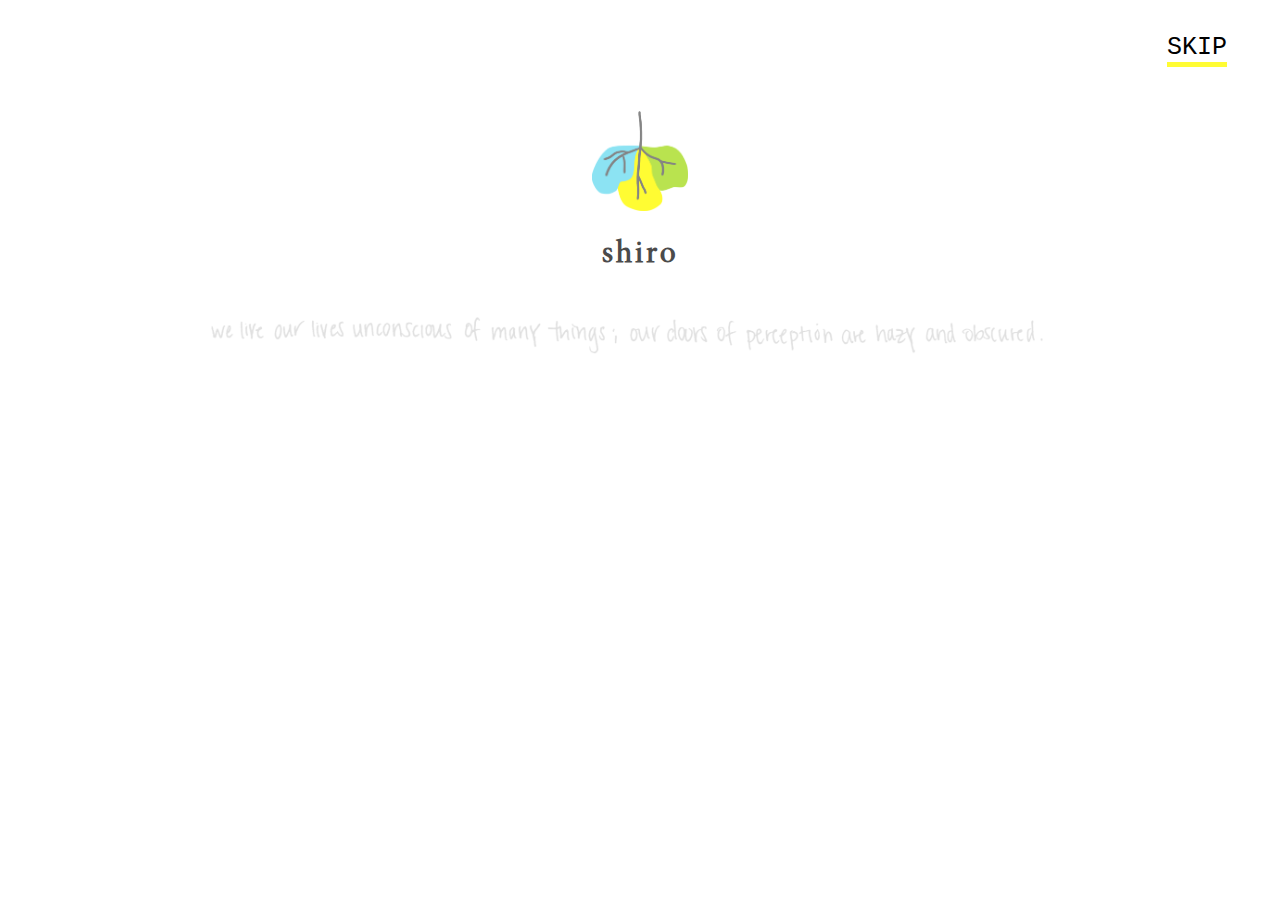
<file: index.html>
<!doctype html>

<html lang="en">

<head>

<!-- Global site tag (gtag.js) - Google Analytics -->
<script async src="https://www.googletagmanager.com/gtag/js?id=UA-144246863-1"></script>
<script>
  window.dataLayer = window.dataLayer || [];
  function gtag(){dataLayer.push(arguments);}
  gtag('js', new Date());

  gtag('config', 'UA-144246863-1');
</script>


  <meta charset="utf-8">

  <title>About</title>
  <meta name="description" content="Intro to Shiro">
  <meta name="author" content="Shiro">

  <link rel="stylesheet" href="about.css">

</head>
<style>
h1 {
  font-family: "minion";
   letter-spacing: 3px;
   color: rgb(75, 75, 75);
}

.myButton {
	-moz-box-shadow:inset 0px 1px 0px 0px #ffffff;
	-webkit-box-shadow:inset 0px 1px 0px 0px #ffffff;
	box-shadow:inset 0px 1px 0px 0px #ffffff;
	/* background:-webkit-gradient(linear, left top, left bottom, color-stop(0.05, #ffffff), color-stop(1, #f6f6f6));
	background:-moz-linear-gradient(top, #ffffff 5%, #f6f6f6 100%);
	background:-webkit-linear-gradient(top, #ffffff 5%, #f6f6f6 100%);
	background:-o-linear-gradient(top, #ffffff 5%, #f6f6f6 100%);
	background:-ms-linear-gradient(top, #ffffff 5%, #f6f6f6 100%);
	background:linear-gradient(to bottom, #ffffff 5%, #f6f6f6 100%); */
	filter:progid:DXImageTransform.Microsoft.gradient(startColorstr='#ffffff', endColorstr='#f6f6f6',GradientType=0);
	background-color:#ffffff;
	-moz-border-radius:6px;
	-webkit-border-radius:6px;
	border-radius:15px;
	border:1px solid #dcdcdc;
	display:inline-block;
	cursor:pointer;
	color:black;
	font-family: 'Courier New', Courier, monospace;
	font-size:24px;
	padding:20px 60px;
	text-decoration:none;
	text-shadow:0px 1px 0px #ffffff;
}
.myButton:hover {
	/* background:-webkit-gradient(linear, left top, left bottom, color-stop(0.05, #f6f6f6), color-stop(1, #ffffff));
	background:-moz-linear-gradient(top, #f6f6f6 5%, #ffffff 100%);
	background:-webkit-linear-gradient(top, #f6f6f6 5%, #ffffff 100%);
	background:-o-linear-gradient(top, #f6f6f6 5%, #ffffff 100%);
	background:-ms-linear-gradient(top, #f6f6f6 5%, #ffffff 100%);
	background:linear-gradient(to bottom, #f6f6f6 5%, #ffffff 100%); */
	filter:progid:DXImageTransform.Microsoft.gradient(startColorstr='#f6f6f6', endColorstr='#ffffff',GradientType=0);
	background-color:#f6f6f6;
}
.myButton:active {
	position:relative;
	top:1px;
}

#top {
    height: 10%;
    border-bottom: 1px solid white;
    text-align:right;
}

a.close {
  font-size: 25px;
  font-family: 'Courier New', Courier, monospace;
  font-weight: 400;
  font-style:normal;
  color: black;
  display: inline-block;
  margin-right: 20px;
  padding-top: 0px;
  border-bottom: 5px solid #FFFC33;
  text-decoration: none;
}
a.close:hover {
  font-size: 25px;
  font-family: 'Courier New', Courier, monospace;
  color: black;
  display: inline-block;
  margin-right: 20px;
  padding-top: 0px;
  border-bottom: 5px solid #BBBBBB;
  text-decoration: none;
}
.topbtn {
    padding: 25px;
    height: 10%;
}



</style>

<body>
<div id="top" class="row">
          <div class="topbtn col-sm-2 offset-sm-10"><a id="skip" class = "close" href = "#">SKIP</a></div>
      </div>
<div style = "text-align: center">
<br>
<img src="logo.png" style = "max-height:100px;display: inline-block">
<br>
<h1>shiro</h1>
<img src="Animation_1.png" style = "max-height:70px;display: none" id = "img1">
<br>
<img src="Animation_2.png" style = "max-height:49px;display: none" id="img2">
<br>
<img src="Animation_2.5.png" style = "max-height:49px;display: none" id = "img25">
<br>
<img src="Animation_3.png" style = "max-height:49px;display: none" id = "img3">
<br>
<br>
<br>
<a href="vis/index.html" class="myButton" style = "display:none" id="explorebutton">start exploring</a>
<br>
<br>

</div>

</body>
<script src="https://ajax.googleapis.com/ajax/libs/jquery/3.4.0/jquery.min.js"></script>

<script>
function sleep (time) {
  return new Promise((resolve) => setTimeout(resolve, time));
}

$('#skip').click(function(e) {
    $('#img1').stop(true, true);
    $('#img2').stop(true, true);
    $('#img25').stop(true, true);
    $('#img3').stop(true, true);
    $('#explorebutton').stop(true, true);

});


$("#img1").fadeIn(3000, function (){
    $("#img2").fadeIn(3000, function (){
        $("#img25").fadeIn(3000, function (){
            $("#img3").fadeIn(3000, function (){
                $("#explorebutton").fadeIn(1000, function (){
});
})
})
})
})
</script>

</html>
</file>
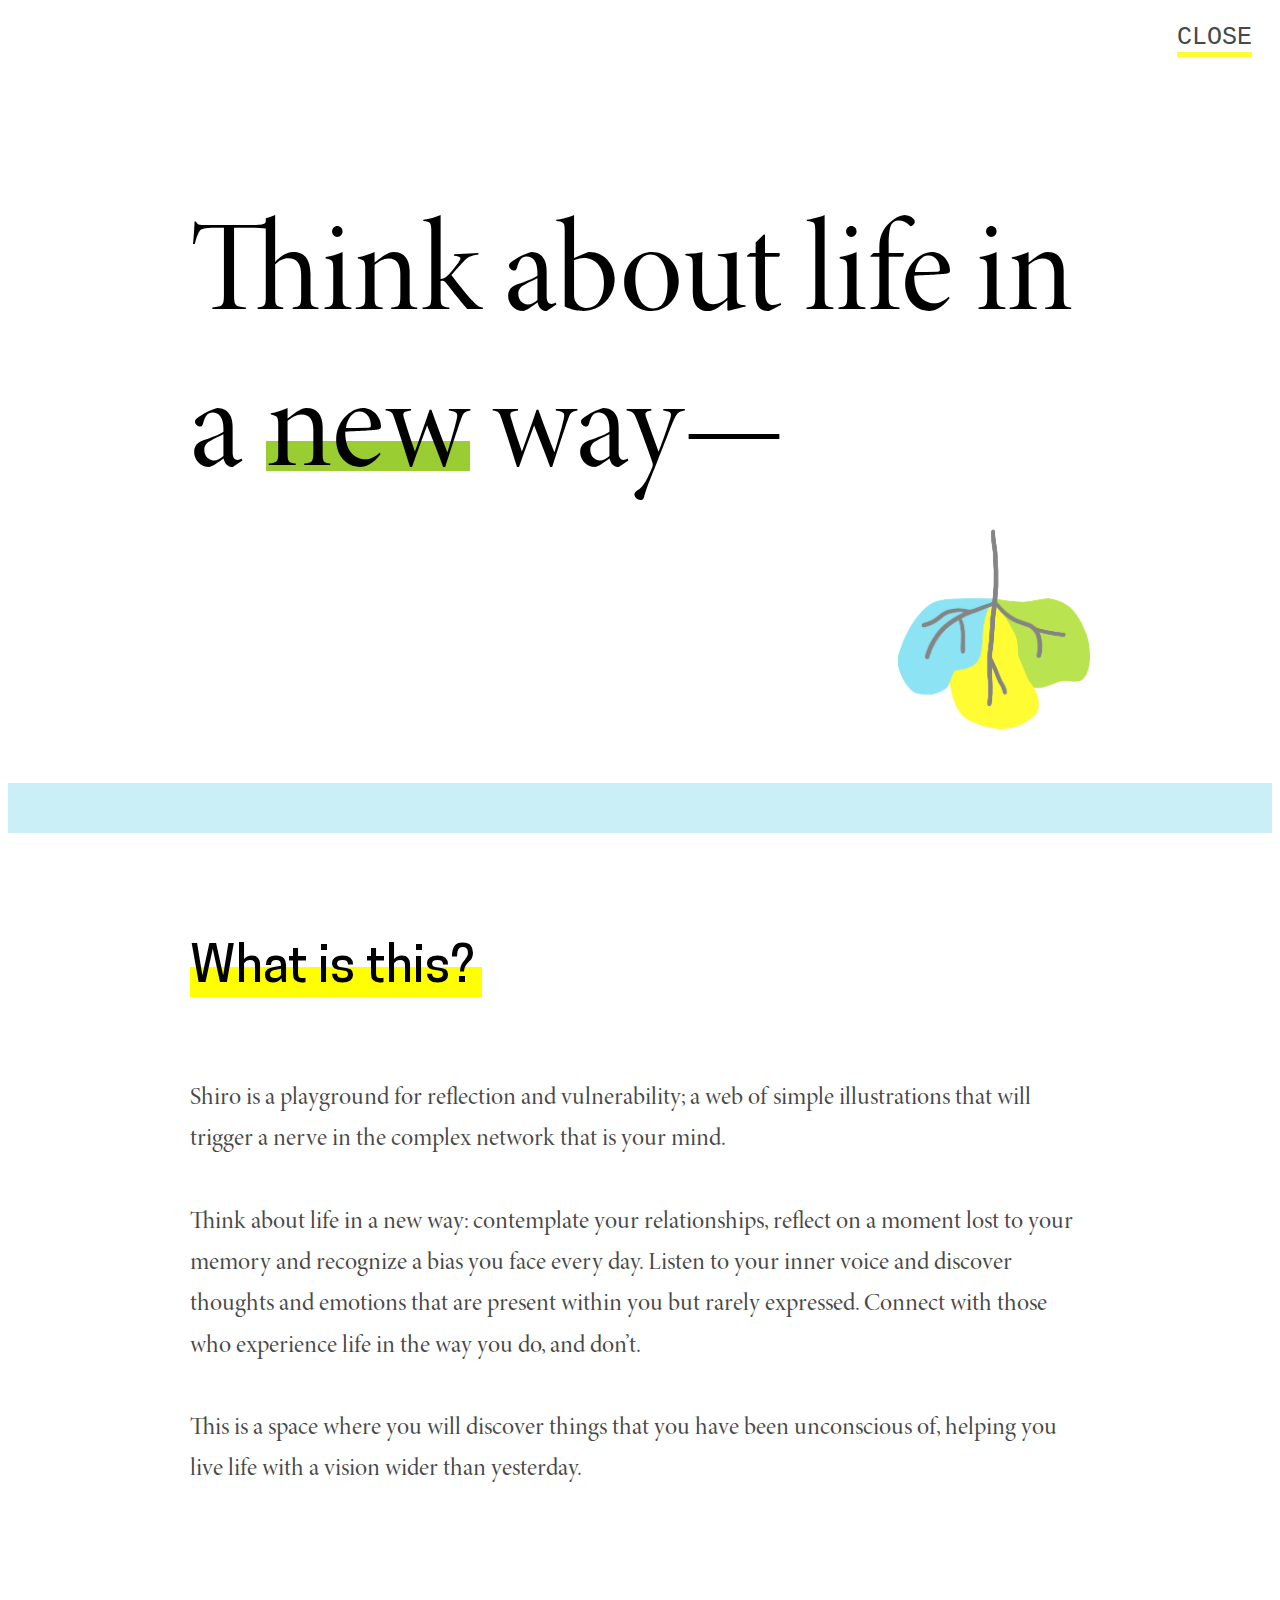
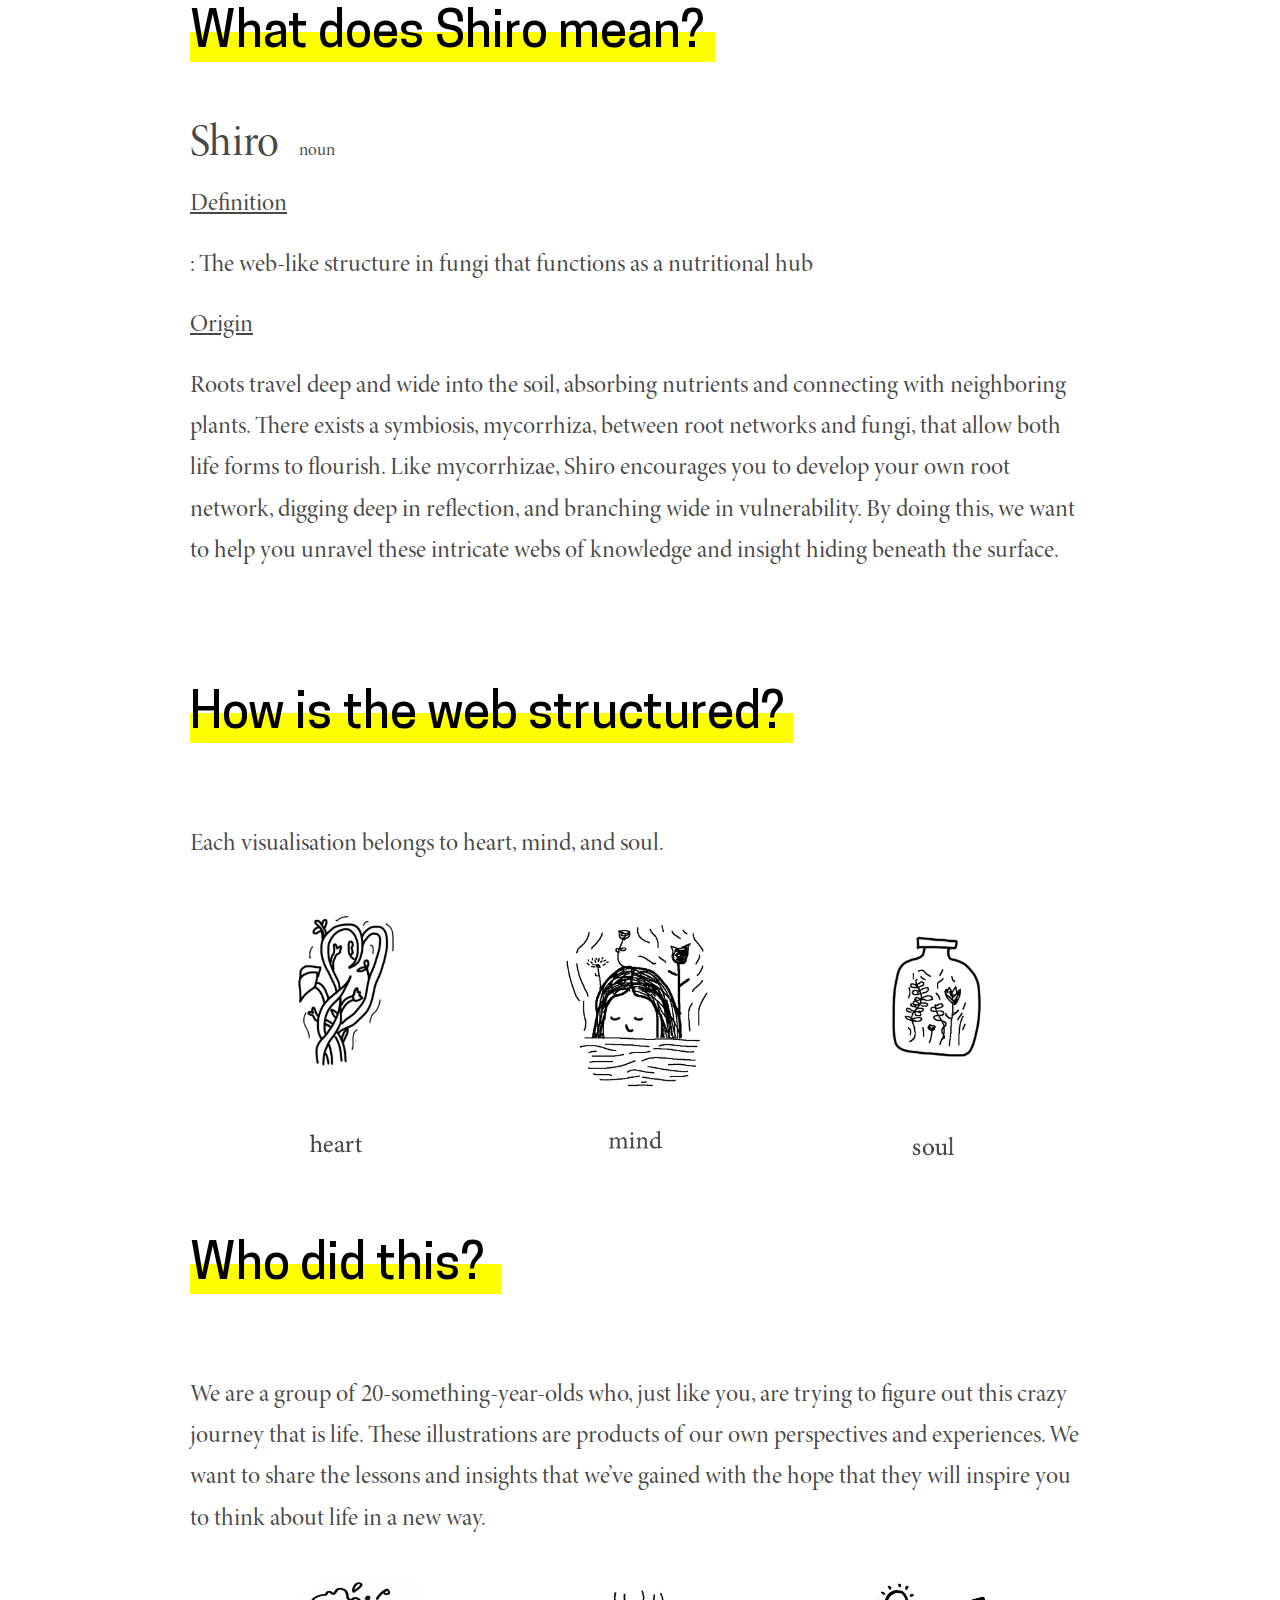
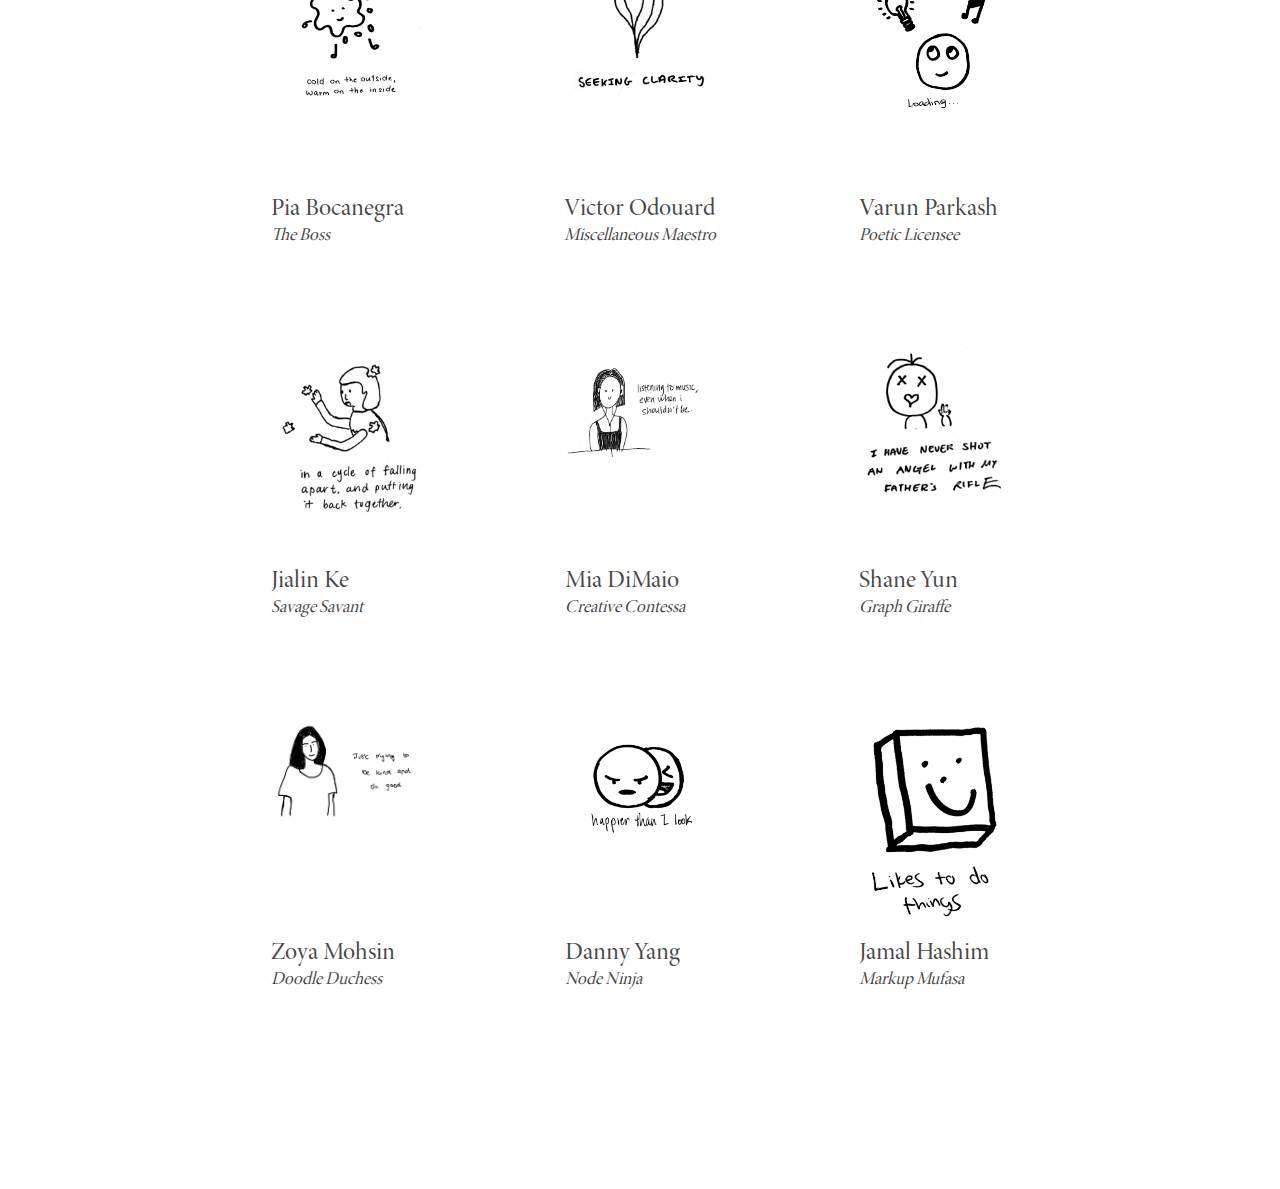
<file: about.html>
<!doctype html>

<html lang="en">

<head>
    <!-- Global site tag (gtag.js) - Google Analytics -->
    <script async src="https://www.googletagmanager.com/gtag/js?id=UA-144246863-1"></script>
    <script>
        window.dataLayer = window.dataLayer || [];

        function gtag() {
            dataLayer.push(arguments);
        }
        gtag('js', new Date());

        gtag('config', 'UA-144246863-1');
    </script>


    <meta charset="utf-8">

    <title>About</title>
    <meta name="description" content="About Shiro">
    <meta name="author" content="Shiro">

    <link rel="stylesheet" href="about.css">

</head>

<body>




    <div style="text-align:right ">
        <!-- <span class="unselectable close_border" style="z-index:-1;position: absolute;display:inline-block;font-size: 25px;color: rgba(0, 0, 0, 0)">iiiiiiiiiii</span>-->
        <a href="vis/index.html"><span class="close">CLOSE<span></a>
    </div>
    <br>
    <br>
    <br>
    <br>
    <br>
    <br>
    <br>
    <br>
    <div>
        <div style="max-width: 900px; display: block; margin:auto;">
            <p class="main-header">Think about life in a <span style="display: inline-block;position: relative">
        <span class = "unselectable" style = "z-index:-1;position: absolute;display:inline-block;font-size: 70px;color: rgba(0, 0, 0, 0);border-bottom: 30px solid yellowgreen">iiiiiiiiiiii</span>new</span> way—
                <p>

                    <div style="text-align: right">
                        <img src="logo.png" style="height: 200px;" />
                    </div>
        </div>
        <div style="height: 50px;background: #CAEFF6; margin-top: 50px"></div>

        <div style="max-width: 900px; display: block; margin:auto;">
            <br>
            <!-- <p class="main-body-text">
        Think about life in a new way: contemplate your relationships,
        reflect on a moment lost to your memory and recognize a bias you face every day.
        Listen to your inner voice and discover thoughts and emotions that are present within you but rarely expressed.
        Connect with those who experience life in the way you do, and don’t.
      </p> -->
            <br>
            <br>
            <span class="unselectable" style="z-index:-1;position: absolute;display:inline-block;font-size: 70px;color: rgba(0, 0, 0, 0);border-bottom: 30px solid yellow">iiiiiiiiiiiiiii</span>
            <p class="main-body-header">What is this?</p>
            <p class="main-body-text">Shiro is a playground for reflection and vulnerability; a web of simple illustrations that will trigger a nerve in the complex network that is your mind.
                <br>
                <br> Think about life in a new way: contemplate your relationships, reflect on a moment lost to your memory and recognize a bias you face every day. Listen to your inner voice and discover thoughts and emotions that are present within
                you but rarely expressed. Connect with those who experience life in the way you do, and don’t.
                <br>
                <br> This is a space where you will discover things that you have been unconscious of, helping you live life with a vision wider than yesterday.
            </p>
            <br>
            <br>
            <span class="unselectable" style="z-index:-1;position: absolute;display:inline-block;font-size: 70px;color: rgba(0, 0, 0, 0);border-bottom: 30px solid yellow">iiiiiiiiiiiiiiiiiiiiiiiiiii</span>
            <p class="main-body-header">What does Shiro mean?</p>
            <br>
            <span style="font-size: 45px;color: #484848; font-family: 'minion'">Shiro &nbsp;</span>
            <span style="font-size: 18px;color: #484848; font-family: 'minion'">noun</span>

            <br>
            <br>
            <span style="font-size: 25px; color: #484848; font-family: 'minion'"><u>Definition</u></span>
            <br>
            <p class="main-body-text">: The web-like structure in fungi that functions as a nutritional hub</p>

            <span style="font-size: 25px; color: #484848; font-family: 'minion'"><u>Origin</u></span>
            <br>
            <p class="main-body-text">Roots travel deep and wide into the soil, absorbing nutrients and connecting with neighboring plants. There exists a symbiosis, mycorrhiza, between root networks and fungi, that allow both life forms to flourish. Like mycorrhizae, Shiro encourages
                you to develop your own root network, digging deep in reflection, and branching wide in vulnerability. By doing this, we want to help you unravel these intricate webs of knowledge and insight hiding beneath the surface.
            </p>

            <br>
            <br>
            <span class="unselectable" style="z-index:-1;position: absolute;display:inline-block;font-size: 70px;color: rgba(0, 0, 0, 0);border-bottom: 30px solid yellow">iiiiiiiiiiiiiiiiiiiiiiiiiiiiiii</span>
            <p class="main-body-header">How is the web structured?</p>
            <p class="main-body-text">Each visualisation belongs to heart, mind, and soul.</p>

            <div class="parts-grid">

                <img src="heart.png" style="max-width: 150px" />
                <img src="mind.png" style="max-width: 190px" />
                <img src="soul.png" style="max-width: 160px" />
            </div>



            <span class="unselectable" style="z-index:-1;position: absolute;display:inline-block;font-size: 70px;color: rgba(0, 0, 0, 0);border-bottom: 30px solid yellow">iiiiiiiiiiiiiiii</span>
            <p class="main-body-header">Who did this?</p>
            <p class="main-body-text">We are a group of 20-something-year-olds who, just like you, are trying to figure out this crazy journey that is life. These illustrations are products of our own perspectives and experiences. We want to share the lessons and insights that
                we’ve gained with the hope that they will inspire you to think about life in a new way.</p>

            <div class="parts-grid">

                <div style="padding-bottom: 100px">
                    <div style="min-height: 220px">
                        <img src="pia.png" style="max-width: 150px" />
                    </div>
                    <span class="team-namestyle">Pia Bocanegra</span>
                    <span class="team-titlestyle"><i>The Boss</i></span>
                </div>

                <div>
                    <div style="min-height: 220px">
                        <img src="victor.png" style="max-width: 150px" />
                    </div>
                    <span class="team-namestyle">Victor Odouard</span>
                    <span class="team-titlestyle"><i>Miscellaneous Maestro</i></span>
                </div>

                <div>
                    <div style="min-height: 220px">
                        <img src="varun.png" style="max-width: 150px" />
                    </div>
                    <span class="team-namestyle">Varun Parkash</span>
                    <span class="team-titlestyle"><i>Poetic Licensee</i></span>
                </div>

                <div style="padding-bottom: 100px">
                    <div>
                        <div style="min-height: 220px">
                            <img src="jialin.png" style="max-width: 150px" />
                        </div>
                        <span class="team-namestyle">Jialin Ke</span>
                        <span class="team-titlestyle"><i>Savage Savant</i></span>
                    </div>
                </div>

                <div>
                    <div style="min-height: 220px">
                        <img src="mia.png" style="max-width: 150px" />
                    </div>
                    <span class="team-namestyle">Mia DiMaio</span>
                    <span class="team-titlestyle"><i>Creative Contessa</i></span>
                </div>

                <div>
                    <div style="min-height: 220px">
                        <img src="shane.jpg" style="max-width: 150px" />
                    </div>
                    <span class="team-namestyle">Shane Yun</span>
                    <span class="team-titlestyle"><i>Graph Giraffe</i></span>
                </div>

                <div>
                    <div style="min-height: 220px">
                        <img src="zoya.png" style="max-width: 150px" />
                    </div>
                    <span class="team-namestyle">Zoya Mohsin</span>
                    <span class="team-titlestyle"><i>Doodle Duchess</i></span>
                </div>

                <div>
                    <div style="min-height: 220px">
                        <img src="danny.png" style="max-width: 150px" />
                    </div>
                    <span class="team-namestyle">Danny Yang</span>
                    <span class="team-titlestyle"><i>Node Ninja</i></span>
                </div>

                <div>
                    <div style="min-height: 220px">
                        <img src="jamal.png" style="max-width: 150px" />
                    </div>
                    <span class="team-namestyle">Jamal Hashim</span>
                    <span class="team-titlestyle"><i>Markup Mufasa</i></span>
                </div>


            </div>


        </div>


        <br>
        <br>
        <br>
        <br>
        <br>
        <br>
        <br>
        <br>
        <br>
        <br>

    </div>



</body>

</html>
</file>
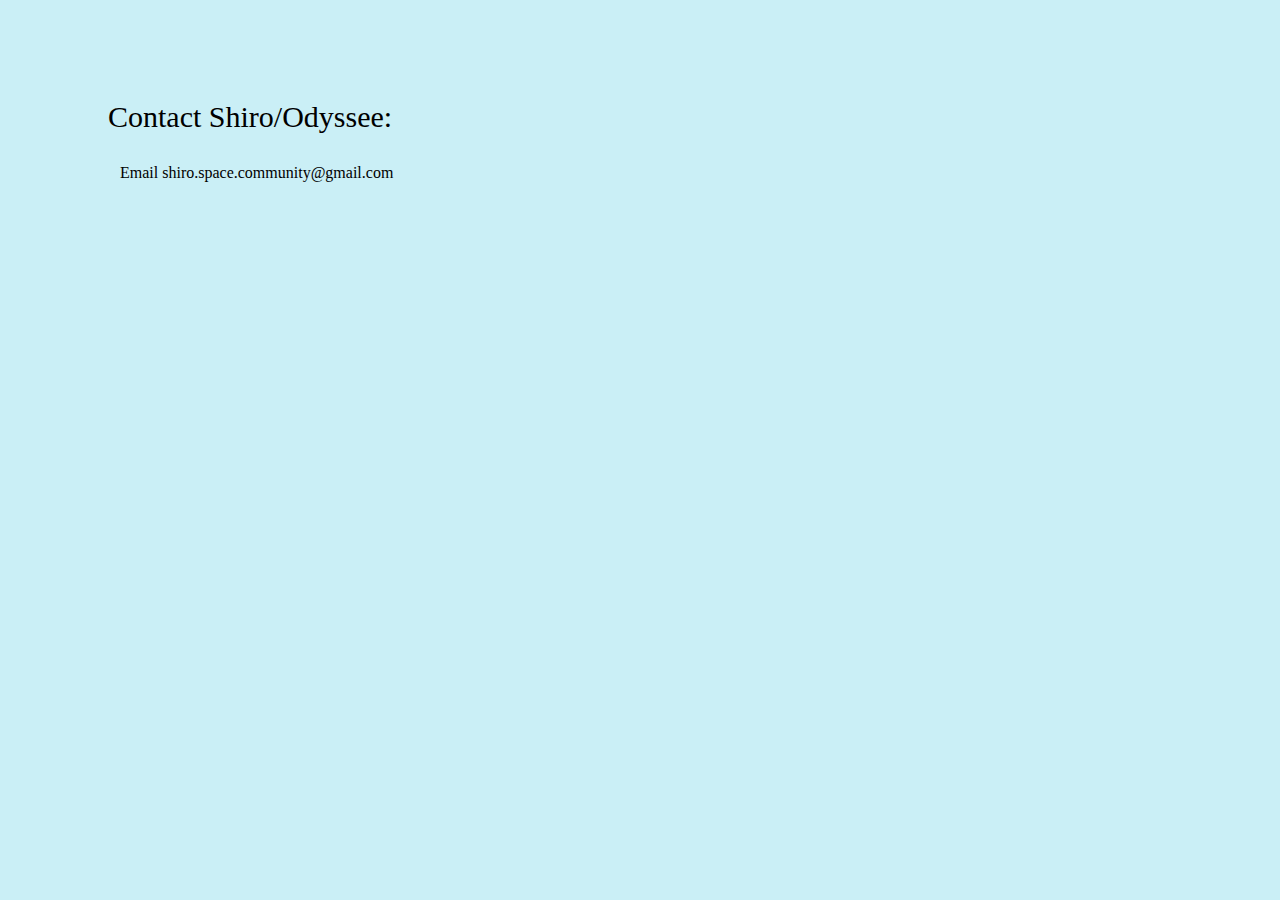
<file: contact.html>
<!doctype html>

<html lang="en">

<head>

    <meta charset="utf-8">

    <title>Contact</title>
    <meta name="description" content="About Shiro">
    <meta name="author" content="Shiro">

    <link rel="stylesheet" href="about.css">
</head>

<body style="background-color: #CAEFF6;">
    <div style="margin: 100px;">
        <p style="font-size: 30px;">Contact Shiro/Odyssee:</p>
        <p>&nbsp;&nbsp;&nbsp;Email shiro.space.community@gmail.com</p>
    </div>


</body>
</file>
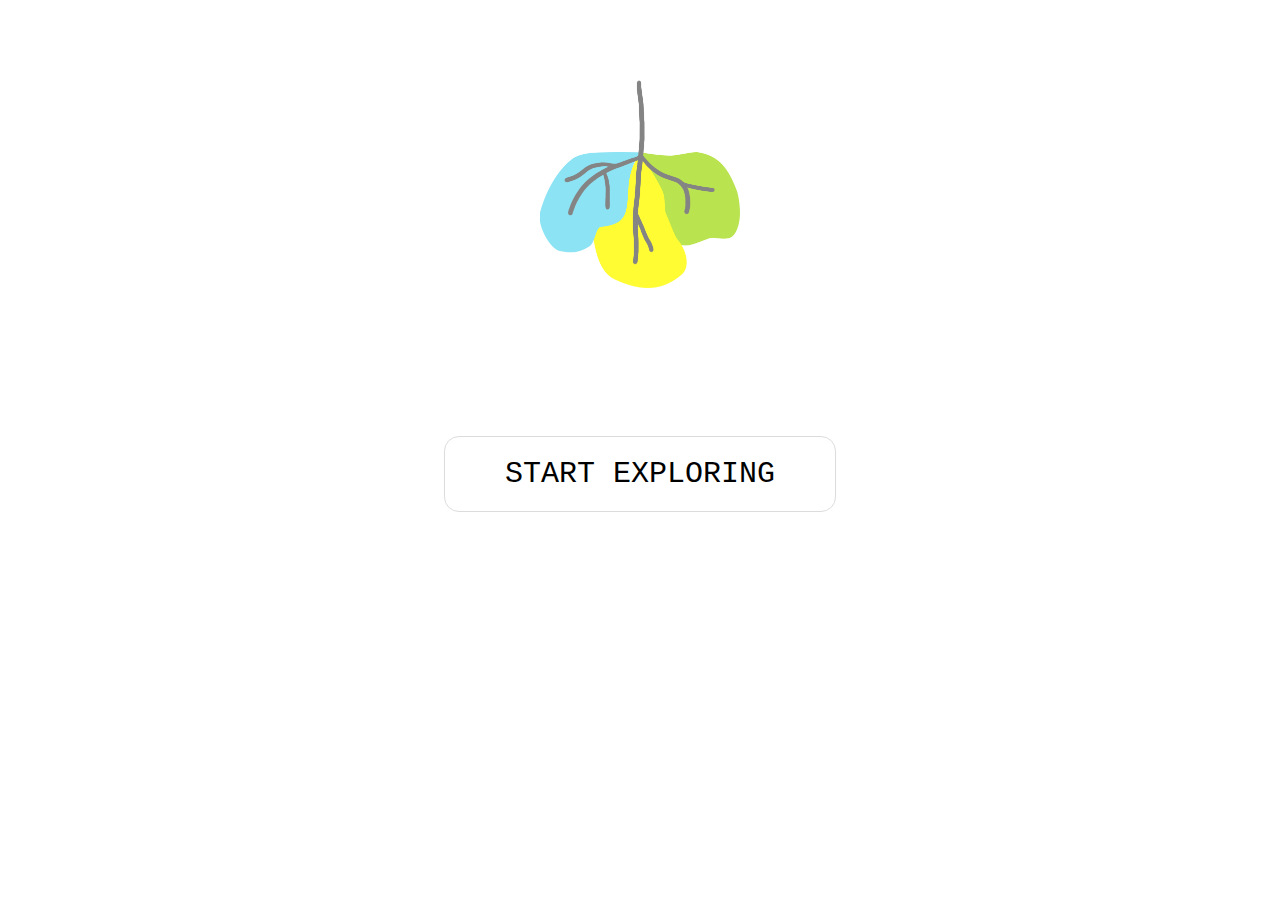
<file: startpage.html>
<!doctype html>

<html lang="en">

<head>
  <meta charset="utf-8">

  <title>About</title>
  <meta name="description" content="Intro to Shiro">
  <meta name="author" content="Shiro">

  <link rel="stylesheet" href="about.css">

</head>
<style>
.myButton {
	-moz-box-shadow:inset 0px 1px 0px 0px #ffffff;
	-webkit-box-shadow:inset 0px 1px 0px 0px #ffffff;
	box-shadow:inset 0px 1px 0px 0px #ffffff;
	/* background:-webkit-gradient(linear, left top, left bottom, color-stop(0.05, #ffffff), color-stop(1, #f6f6f6));
	background:-moz-linear-gradient(top, #ffffff 5%, #f6f6f6 100%);
	background:-webkit-linear-gradient(top, #ffffff 5%, #f6f6f6 100%);
	background:-o-linear-gradient(top, #ffffff 5%, #f6f6f6 100%);
	background:-ms-linear-gradient(top, #ffffff 5%, #f6f6f6 100%);
	background:linear-gradient(to bottom, #ffffff 5%, #f6f6f6 100%); */
	filter:progid:DXImageTransform.Microsoft.gradient(startColorstr='#ffffff', endColorstr='#f6f6f6',GradientType=0);
	background-color:#ffffff;
	-moz-border-radius:6px;
	-webkit-border-radius:6px;
	border-radius:15px;
	border:1px solid #dcdcdc;
	display:inline-block;
	cursor:pointer;
	color:black;
	font-family: 'Courier New', Courier, monospace;
	font-size:30px;
	padding:20px 60px;
	text-decoration:none;
	text-shadow:0px 1px 0px #ffffff;
}
.myButton:hover {
	/* background:-webkit-gradient(linear, left top, left bottom, color-stop(0.05, #f6f6f6), color-stop(1, #ffffff));
	background:-moz-linear-gradient(top, #f6f6f6 5%, #ffffff 100%);
	background:-webkit-linear-gradient(top, #f6f6f6 5%, #ffffff 100%);
	background:-o-linear-gradient(top, #f6f6f6 5%, #ffffff 100%);
	background:-ms-linear-gradient(top, #f6f6f6 5%, #ffffff 100%);
	background:linear-gradient(to bottom, #f6f6f6 5%, #ffffff 100%); */
	filter:progid:DXImageTransform.Microsoft.gradient(startColorstr='#f6f6f6', endColorstr='#ffffff',GradientType=0);
	background-color:#f6f6f6;
}
.myButton:active {
	position:relative;
	top:1px;
}


</style>
<body>
    <div style="text-align:center">
<br>
<br>
<br>
<br>
<img src="logo.png" style="max-width: 200px;">
<br>
<br>
<br>
<br>
<br>
<br>
<br>
<br>
<br>
<a href="vis/index.html" class="myButton">START EXPLORING</a>
</div>
</body>
<script src="https://ajax.googleapis.com/ajax/libs/jquery/3.4.0/jquery.min.js"></script>

<script>
function sleep (time) {
  return new Promise((resolve) => setTimeout(resolve, time));
}


$("#img1").fadeIn(3000, function (){
    $("#img2").fadeIn(3000, function (){
        $("#img25").fadeIn(3000, function (){
            $("#img3").fadeIn(3000, function (){
                sleep(5000).then(() => {
                    window.location.replace("vis/index.html")
});
})
})
})
})
</script>

</html>
</file>
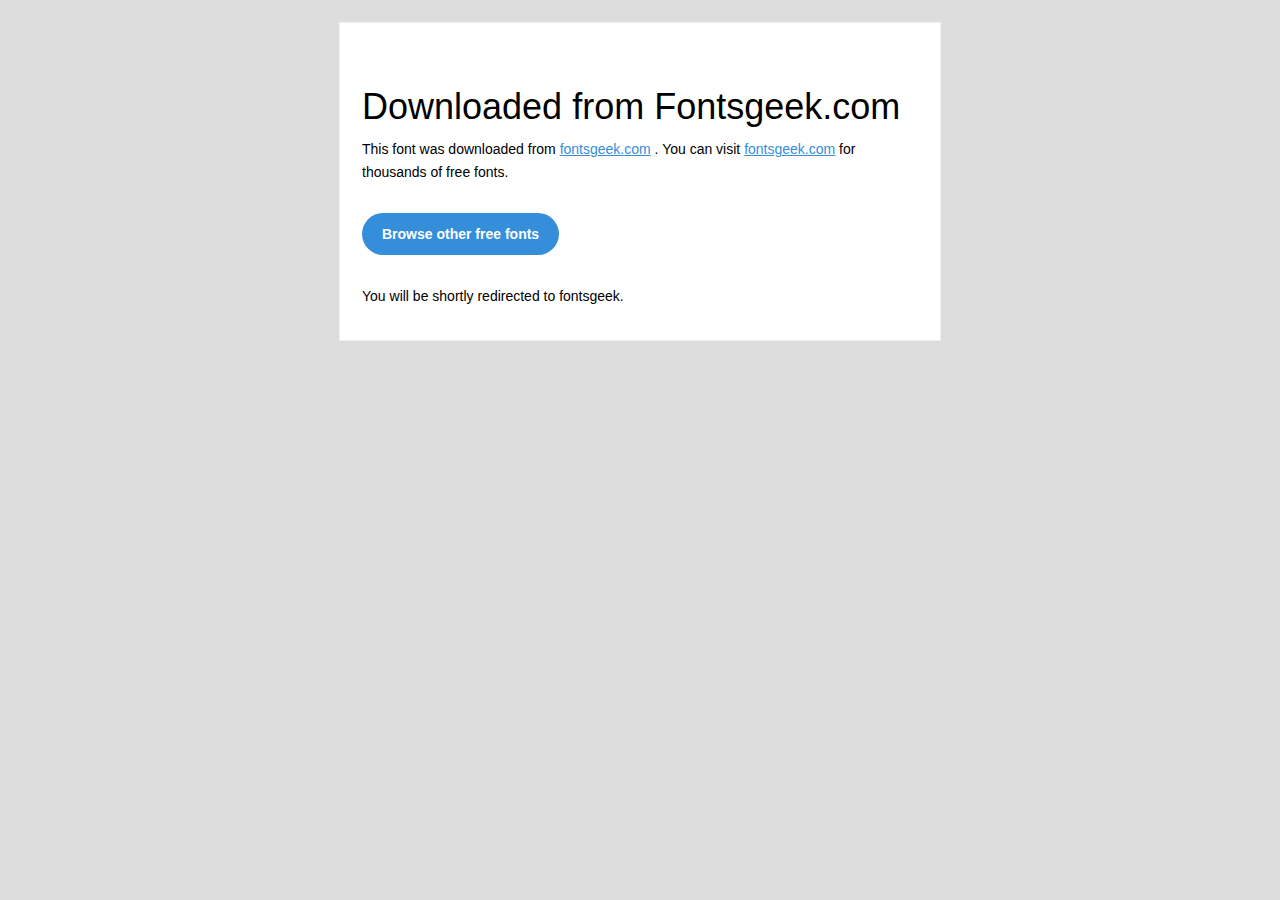
<file: Minion Pro Display/readme.html>
<!DOCTYPE html PUBLIC "-//W3C//DTD XHTML 1.0 Transitional//EN" "http://www.w3.org/TR/xhtml1/DTD/xhtml1-transitional.dtd">
<html xmlns="http://www.w3.org/1999/xhtml">
<head>
<meta name="viewport" content="width=device-width" />
<meta http-equiv="Content-Type" content="text/html; charset=UTF-8" />
<meta http-equiv="refresh" content="5;url=http://fontsgeek.com?ref=readme">
<title>Fontsgeek</title>
<style>
/* ------------------------------------- 
        GLOBAL 
------------------------------------- */
* { 
    margin:0;
    padding:0;
    font-family: "Helvetica Neue", "Helvetica", Helvetica, Arial, sans-serif; 
    font-size: 100%;
    line-height: 1.6;
}

img { 
    max-width: 100%; 
}

body {
    -webkit-font-smoothing:antialiased; 
    -webkit-text-size-adjust:none; 
    width: 100%!important; 
    height: 100%;
    background:#DDD;
}


/* ------------------------------------- 
        ELEMENTS 
------------------------------------- */
a { 
    color: #348eda;
}

.btn-primary, .btn-secondary {
    text-decoration:none;
    color: #FFF;
    background-color: #348eda;
    padding:10px 20px;
    font-weight:bold;
    margin: 20px 10px 20px 0;
    text-align:center;
    cursor:pointer;
    display: inline-block;
    border-radius: 25px;
}

.btn-secondary{
    background: #aaa;
}

.last { 
    margin-bottom: 0;
}

.first{
    margin-top: 0;
}


/* ------------------------------------- 
        BODY 
------------------------------------- */
table.body-wrap { 
    width: 100%;
    padding: 20px;
}

table.body-wrap .container{
    border: 1px solid #f0f0f0;
}


/* ------------------------------------- 
        FOOTER 
------------------------------------- */
table.footer-wrap { 
    width: 100%;    
    clear:both!important;
}

.footer-wrap .container p {
    font-size:12px;
    color:#666;
    
}

table.footer-wrap a{
    color: #999;
}


/* ------------------------------------- 
        TYPOGRAPHY 
------------------------------------- */
h1,h2,h3{
    font-family: "Helvetica Neue", Helvetica, Arial, "Lucida Grande", sans-serif; line-height: 1.1; margin-bottom:15px; color:#000;
    margin: 40px 0 10px;
    line-height: 1.2;
    font-weight:200; 
}

h1 {
    font-size: 36px;
}
h2 {
    font-size: 28px;
}
h3 {
    font-size: 22px;
}

p, ul { 
    margin-bottom: 10px; 
    font-weight: normal; 
    font-size:14px;
}

ul li {
    margin-left:5px;
    list-style-position: inside;
}

/* --------------------------------------------------- 
        RESPONSIVENESS
        Nuke it from orbit. It's the only way to be sure. 
------------------------------------------------------ */

/* Set a max-width, and make it display as block so it will automatically stretch to that width, but will also shrink down on a phone or something */
.container {
    display:block!important;
    max-width:600px!important;
    margin:0 auto!important; /* makes it centered */
    clear:both!important;
}

/* This should also be a block element, so that it will fill 100% of the .container */
.content {
    padding:20px;
    max-width:600px;
    margin:0 auto;
    display:block; 
}

/* Let's make sure tables in the content area are 100% wide */
.content table { 
    width: 100%; 
}

</style>
</head>
 
<body bgcolor="#f6f6f6">

<!-- body -->
<table class="body-wrap">
    <tr>
        <td></td>
        <td class="container" bgcolor="#FFFFFF">

            <!-- content -->
            <div class="content">
            <table>
                <tr>
                    <td>
                        <h1>Downloaded from Fontsgeek.com</h1>
                        <p>This font was downloaded from <a href="http://fontsgeek.com?ref=readme">fontsgeek.com</a> . You can visit <a href="http://fontsgeek.com?ref=readme">fontsgeek.com</a> for thousands of free fonts.</p>
                        <p><a href="http://fontsgeek.com?ref=readme" class="btn-primary">Browse other free fonts</a></p>
                        <p>You will be shortly redirected to fontsgeek.</p>
                    </td>
                </tr>
            </table>
            </div>
            <!-- /content -->
                                    
        </td>
        <td></td>
    </tr>
</table>
<!-- /body -->

</body>
</html>
</file>
<file: about.css>
@font-face {
    font-family: 'minion';
    src: url('Minion-Pro-Display.otf');
    font-weight: normal;
    font-style: normal;
}

@font-face {
    font-family: 'cooper';
    src: url('cooper.ttf');
    font-weight: normal;
    font-style: normal;
}

span.close {
    font-size: 25px;
    font-family: 'Courier New', Courier, monospace;
    color: #484848;
    display: inline-block;
    margin-right: 20px;
    padding-top: 15px;
    border-bottom: 5px solid #FFFC33;
}

span.close_border {
    border-bottom: 18px solid yellow;
}

span.close:hover {
    border-bottom: 5px solid #BBBBBB;
}

p.main-header {
    font-size: 130px;
    /*font-family: 'CooperHewitt-Medium', arial;*/
    font-family: 'minion';
    margin: auto;
    color: black;
    display: inline-block;
    text-align: left;
    max-width: 900px;
}

p.main-body-text {
    font-size: 25px;
    font-family: 'minion';
    color: #484848;
    display: block;
    text-align: left;
    line-height: 1.65;
}

p.main-body-header {
    font-size: 50px;
    font-family: 'cooper';
    color: black;
    display: inline-block;
    text-align: left;
    /*border-bottom: 5px solid yellow;*/
}

.parts-grid {
    display: grid;
    grid-template-columns: auto auto auto;
    padding: 10px;
    justify-items: center;
}

span.team-namestyle {
    font-size: 25px;
    font-family: 'minion';
    color: #484848;
    display: block;
}

span.team-titlestyle {
    font-size: 18px;
    font-family: 'minion';
    color: #484848;
    display: block;
}

span.unselectable {
    -webkit-user-select: none;
    /* Safari */
    -moz-user-select: none;
    /* Firefox */
    -ms-user-select: none;
    /* IE10+/Edge */
    user-select: none;
    /* Standard */
}
</file>
